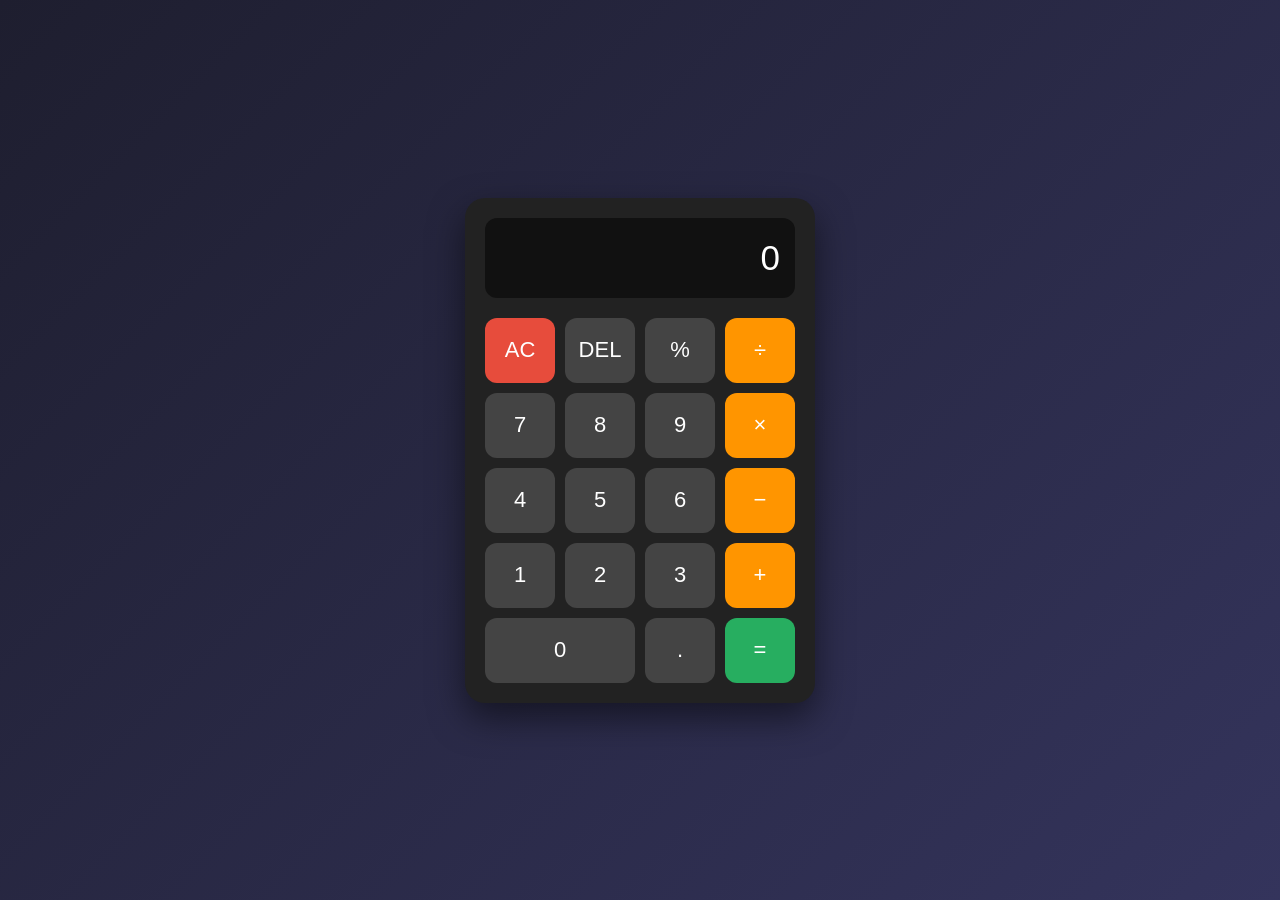
<file: Cal-C/index.html>
<!DOCTYPE html>
<html lang="en">
<head>
    <meta charset="UTF-8">
    <meta name="viewport" content="width=device-width, initial-scale=1.0">

    <title>Calculator</title>

    <link rel="stylesheet" href="style.css">
</head>

<body>

    <div class="calculator">

        <div class="display">
            <input type="text" id="display" value="0" readonly>
        </div>

        <div class="buttons">

            <button class="clear" onclick="clearDisplay()">AC</button>
            <button onclick="deleteNumber()">DEL</button>
            <button onclick="appendOperator('%')">%</button>
            <button class="operator" onclick="appendOperator('/')">÷</button>

            <button onclick="appendNumber('7')">7</button>
            <button onclick="appendNumber('8')">8</button>
            <button onclick="appendNumber('9')">9</button>
            <button class="operator" onclick="appendOperator('*')">×</button>

            <button onclick="appendNumber('4')">4</button>
            <button onclick="appendNumber('5')">5</button>
            <button onclick="appendNumber('6')">6</button>
            <button class="operator" onclick="appendOperator('-')">−</button>

            <button onclick="appendNumber('1')">1</button>
            <button onclick="appendNumber('2')">2</button>
            <button onclick="appendNumber('3')">3</button>
            <button class="operator" onclick="appendOperator('+')">+</button>

            <button onclick="appendNumber('0')" class="zero">0</button>
            <button onclick="appendNumber('.')">.</button>
            <button class="equals" onclick="calculate()">=</button>

        </div>

    </div>

    <script src="script.js"></script>

</body>
</html>
</file>
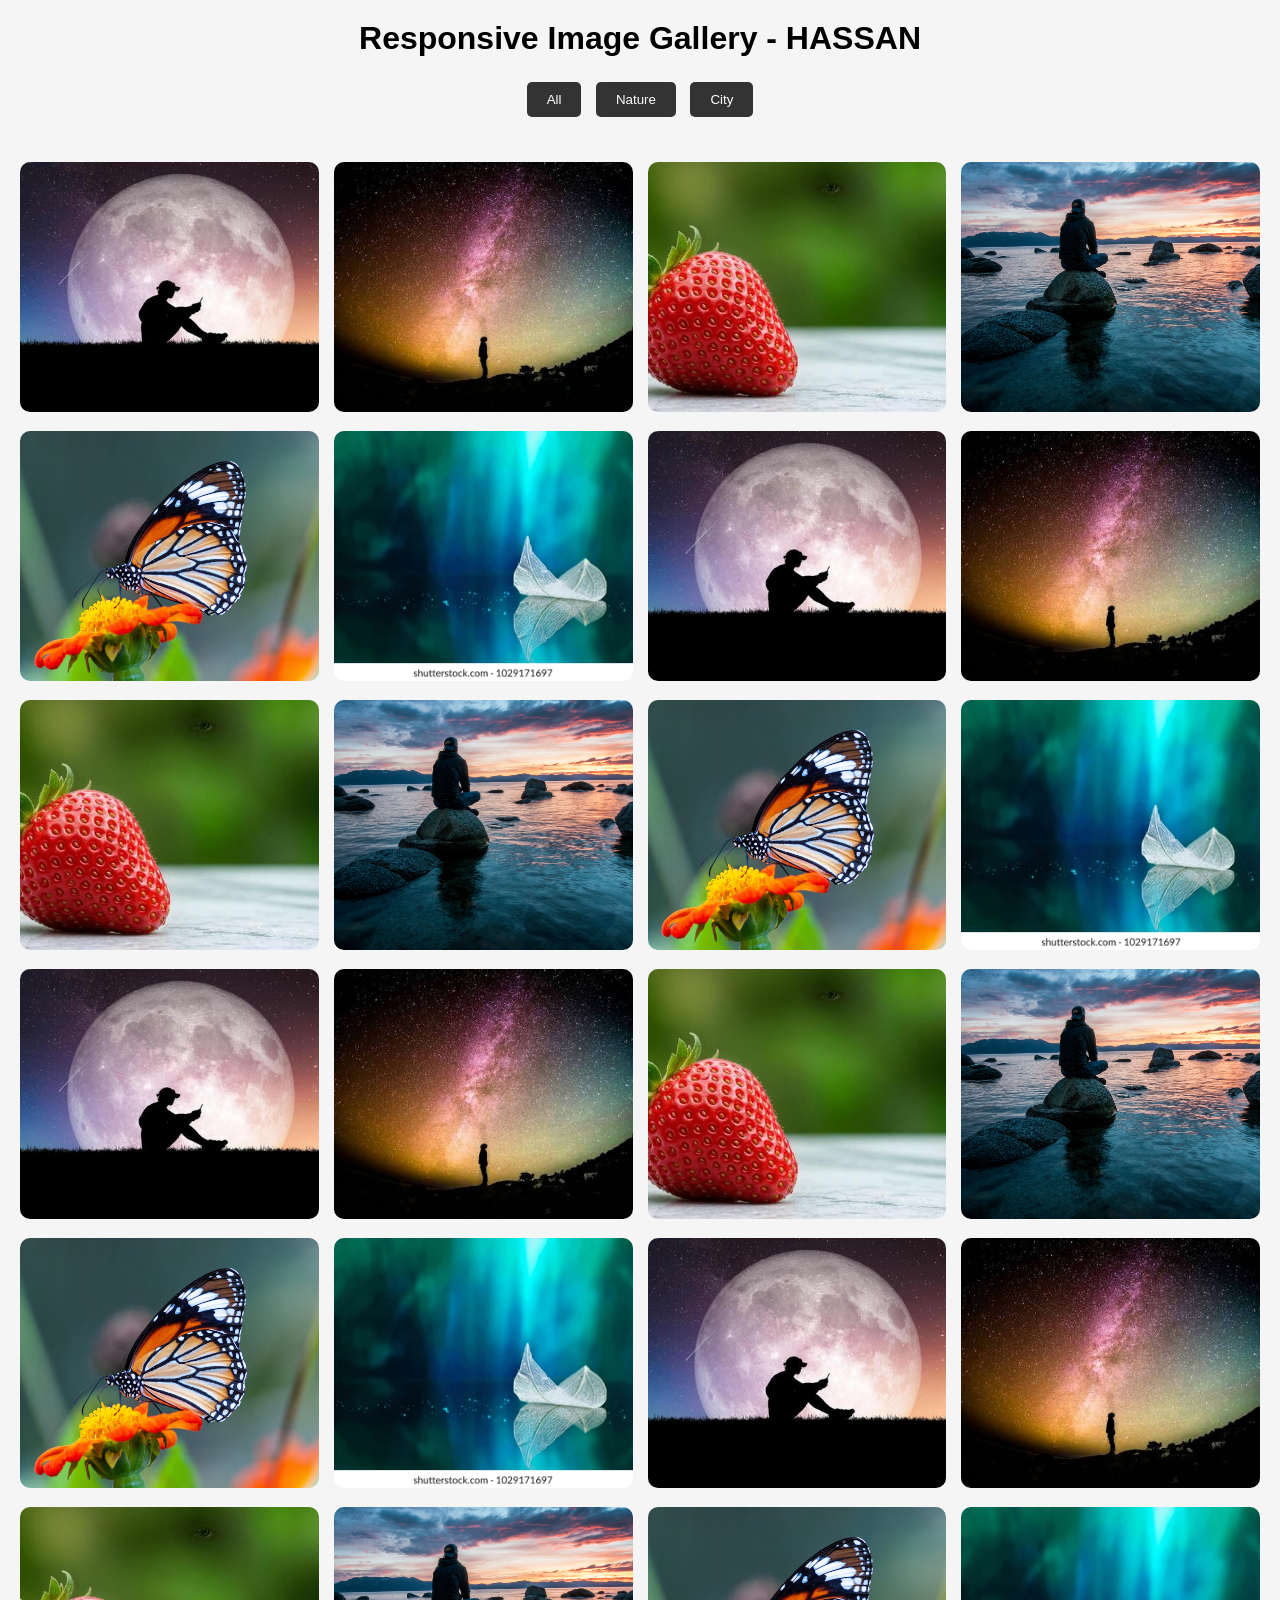
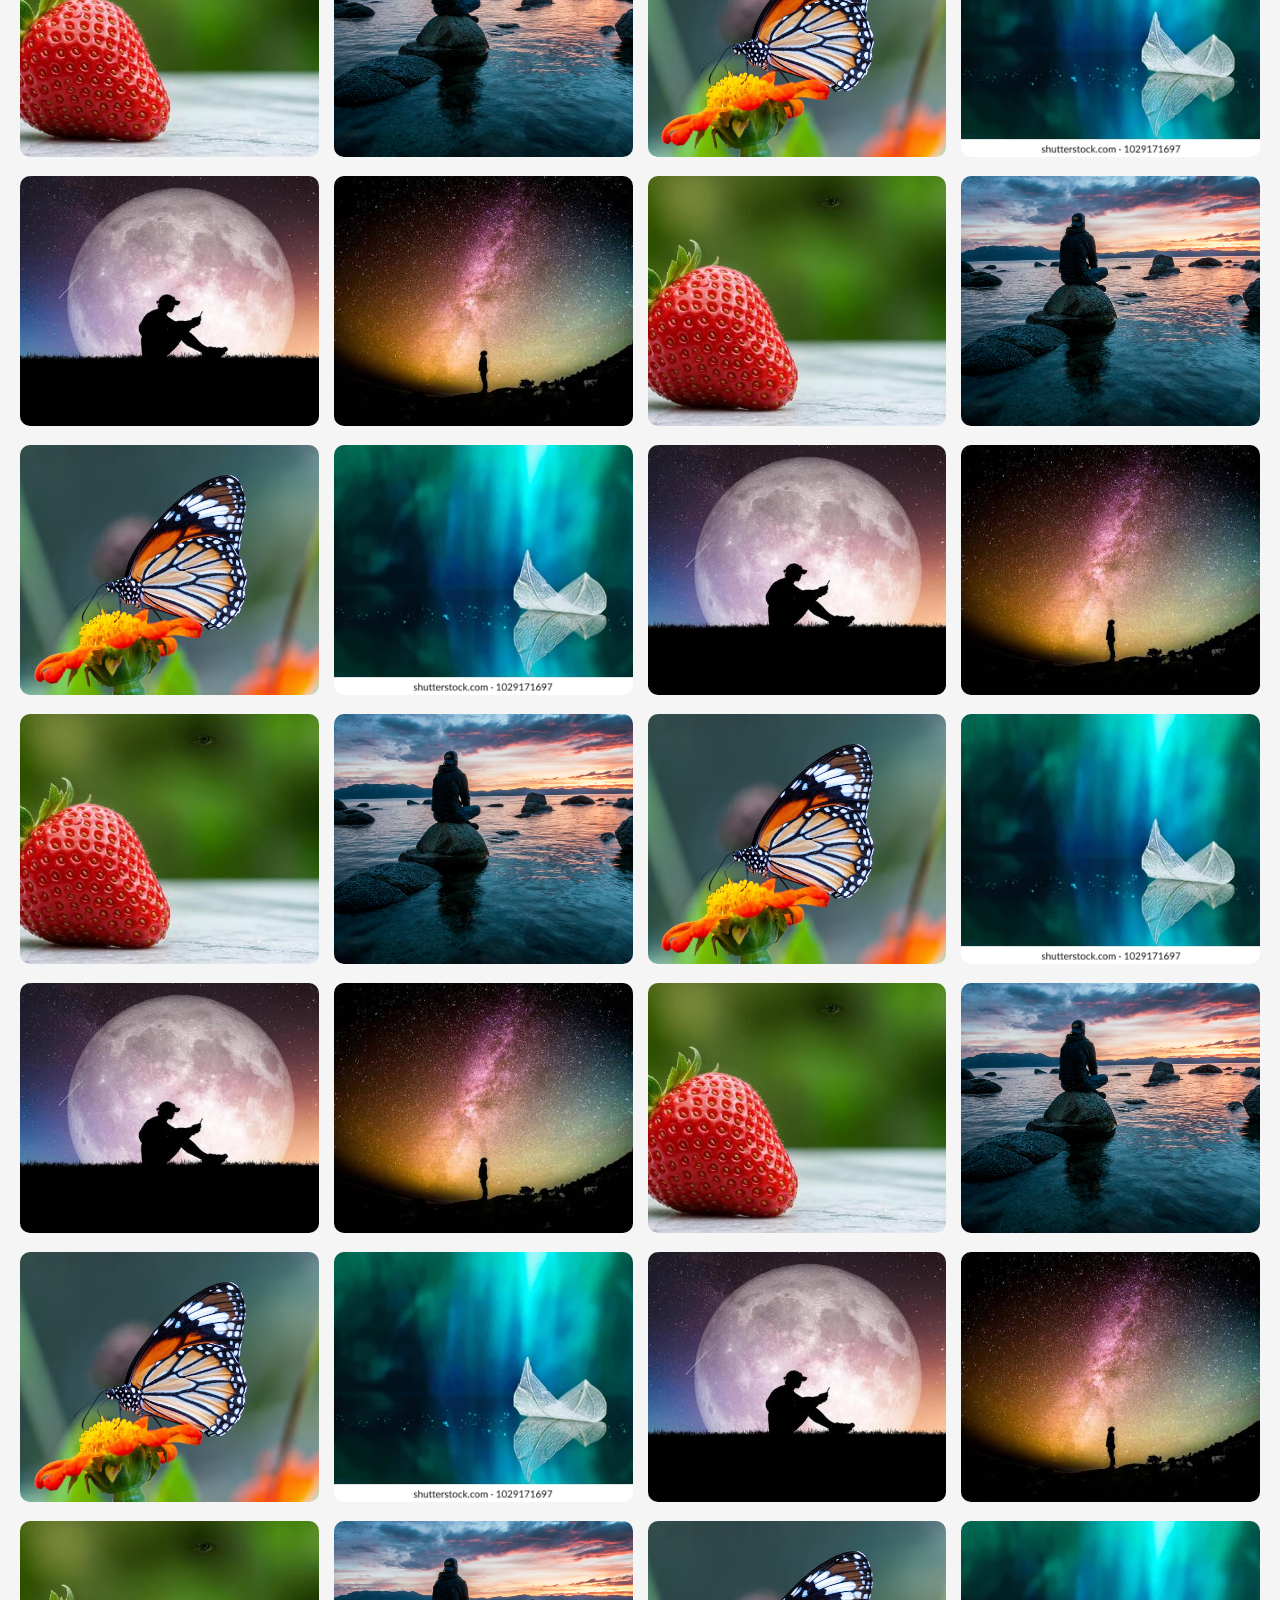
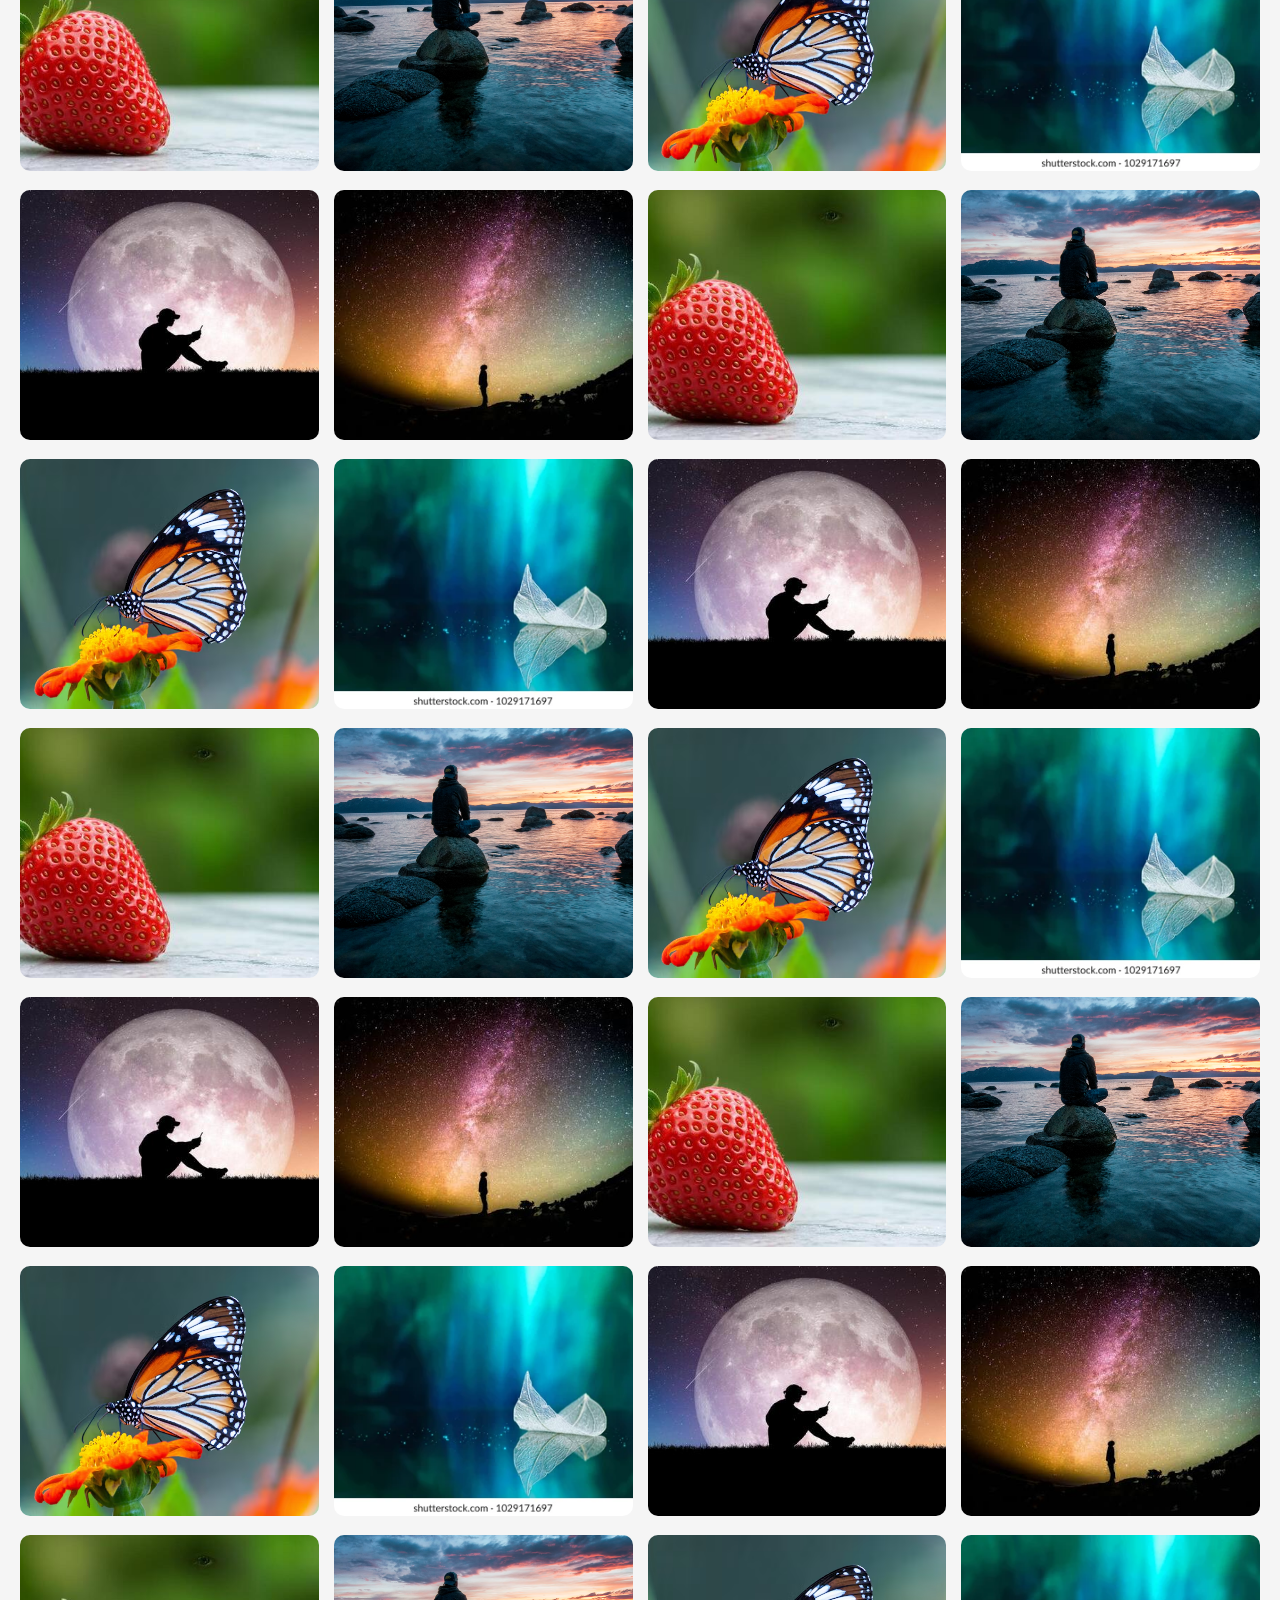
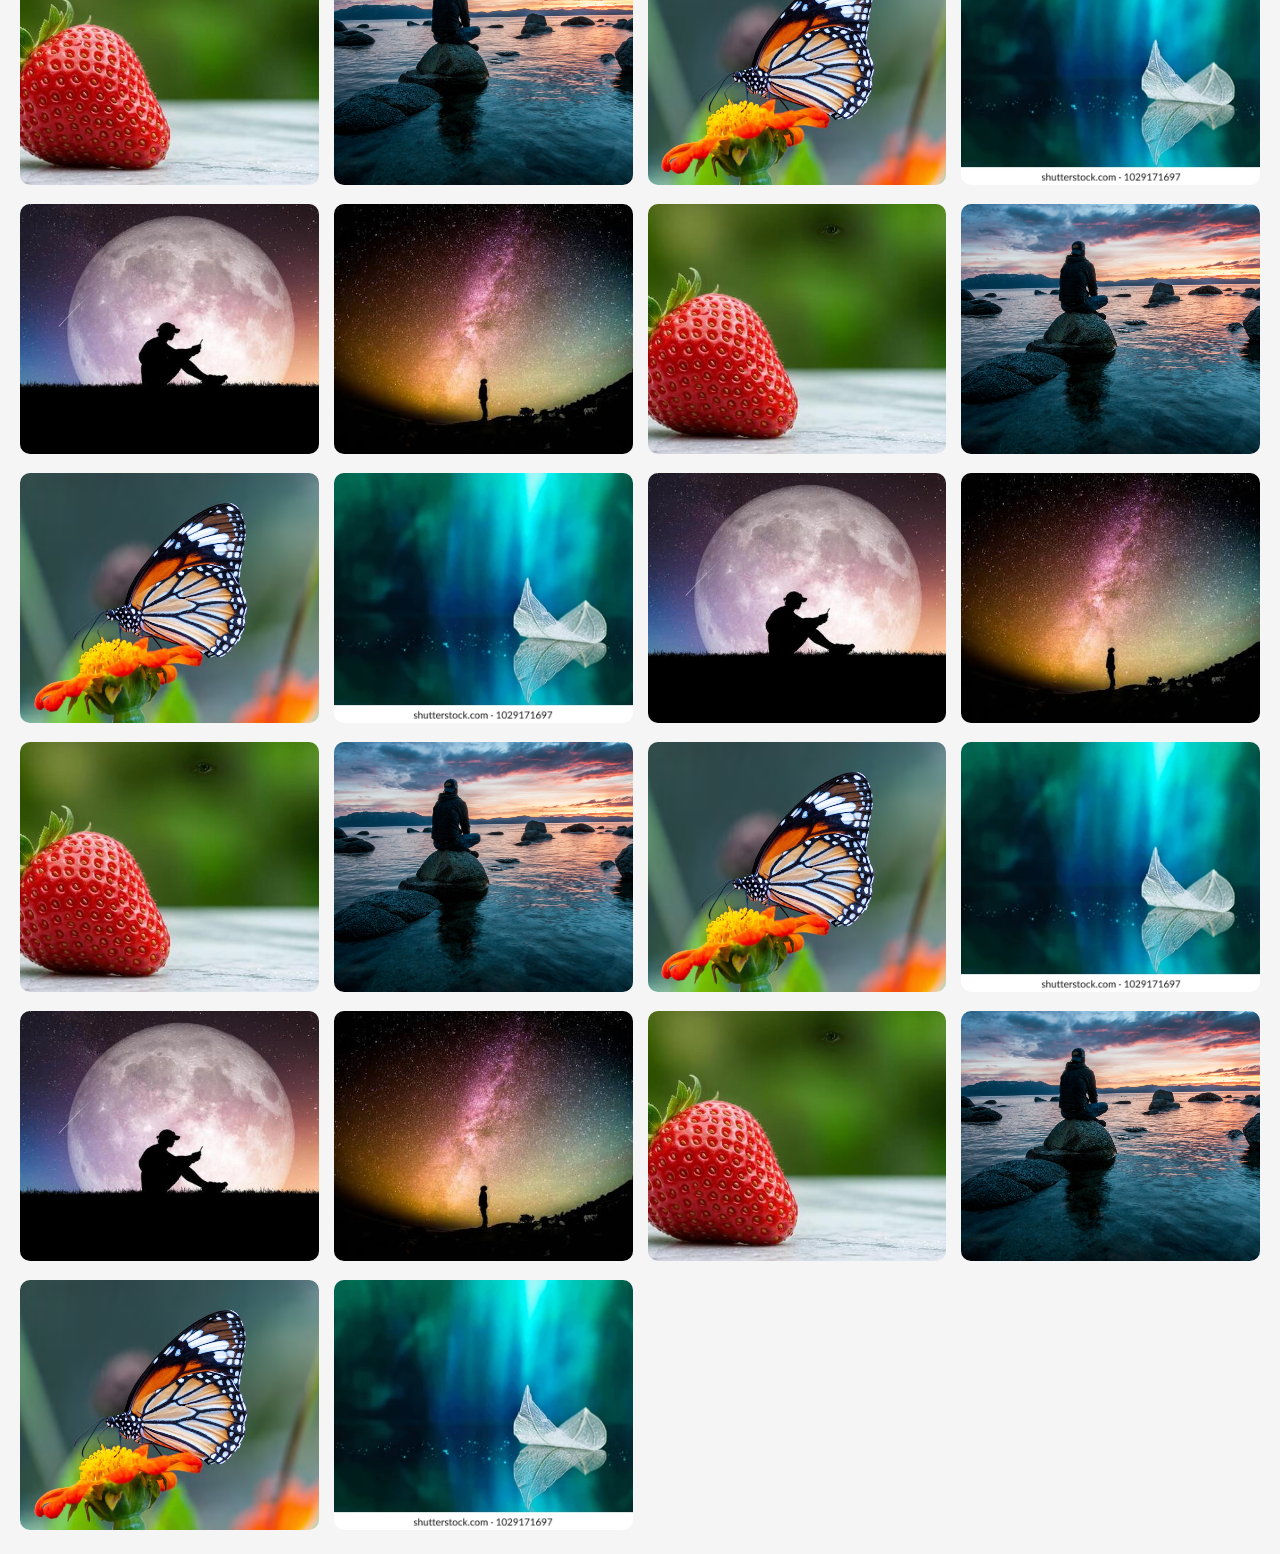
<file: ImageGallery/index.html>
<!DOCTYPE html>
<html lang="en">
<head>
    <meta charset="UTF-8">
    <meta name="viewport" content="width=device-width, initial-scale=1.0">
    <title>Image Gallery</title>
    <link rel="stylesheet" href="style.css">
</head>
<body>

    <h1>Responsive Image Gallery - HASSAN</h1>

    <!-- Filter Buttons -->
    <div class="filters">
        <button onclick="filterImages('all')">All</button>
        <button onclick="filterImages('nature')">Nature</button>
        <button onclick="filterImages('city')">City</button>
    </div>

    <!-- Gallery -->
    <div class="gallery">

        <div class="image nature">
            <img src="images/img1.jpg" onclick="openLightbox(0)">
        </div>

        <div class="image city">
            <img src="images/img2.jpg" onclick="openLightbox(1)">
        </div>

        <div class="image nature">
            <img src="images/img3.jpg" onclick="openLightbox(2)">
        </div>

        <div class="image city">
            <img src="images/img4.avif" onclick="openLightbox(3)">
        </div>

        <div class="image nature">
            <img src="images/img5.avif" onclick="openLightbox(4)">
        </div>

        <div class="image city">
            <img src="images/img6.webp" onclick="openLightbox(5)">
        </div>
        <div class="image nature">
            <img src="images/img1.jpg" onclick="openLightbox(0)">
        </div>

        <div class="image city">
            <img src="images/img2.jpg" onclick="openLightbox(1)">
        </div>

        <div class="image nature">
            <img src="images/img3.jpg" onclick="openLightbox(2)">
        </div>

        <div class="image city">
            <img src="images/img4.avif" onclick="openLightbox(3)">
        </div>

        <div class="image nature">
            <img src="images/img5.avif" onclick="openLightbox(4)">
        </div>

        <div class="image city">
            <img src="images/img6.webp" onclick="openLightbox(5)">
        </div>
        <div class="image nature">
            <img src="images/img1.jpg" onclick="openLightbox(0)">
        </div>

        <div class="image city">
            <img src="images/img2.jpg" onclick="openLightbox(1)">
        </div>

        <div class="image nature">
            <img src="images/img3.jpg" onclick="openLightbox(2)">
        </div>

        <div class="image city">
            <img src="images/img4.avif" onclick="openLightbox(3)">
        </div>

        <div class="image nature">
            <img src="images/img5.avif" onclick="openLightbox(4)">
        </div>

        <div class="image city">
            <img src="images/img6.webp" onclick="openLightbox(5)">
        </div>
        <div class="image nature">
            <img src="images/img1.jpg" onclick="openLightbox(0)">
        </div>

        <div class="image city">
            <img src="images/img2.jpg" onclick="openLightbox(1)">
        </div>

        <div class="image nature">
            <img src="images/img3.jpg" onclick="openLightbox(2)">
        </div>

        <div class="image city">
            <img src="images/img4.avif" onclick="openLightbox(3)">
        </div>

        <div class="image nature">
            <img src="images/img5.avif" onclick="openLightbox(4)">
        </div>

        <div class="image city">
            <img src="images/img6.webp" onclick="openLightbox(5)">
        </div>
        <div class="image nature">
            <img src="images/img1.jpg" onclick="openLightbox(0)">
        </div>

        <div class="image city">
            <img src="images/img2.jpg" onclick="openLightbox(1)">
        </div>

        <div class="image nature">
            <img src="images/img3.jpg" onclick="openLightbox(2)">
        </div>

        <div class="image city">
            <img src="images/img4.avif" onclick="openLightbox(3)">
        </div>

        <div class="image nature">
            <img src="images/img5.avif" onclick="openLightbox(4)">
        </div>

        <div class="image city">
            <img src="images/img6.webp" onclick="openLightbox(5)">
        </div>
        <div class="image nature">
            <img src="images/img1.jpg" onclick="openLightbox(0)">
        </div>

        <div class="image city">
            <img src="images/img2.jpg" onclick="openLightbox(1)">
        </div>

        <div class="image nature">
            <img src="images/img3.jpg" onclick="openLightbox(2)">
        </div>

        <div class="image city">
            <img src="images/img4.avif" onclick="openLightbox(3)">
        </div>

        <div class="image nature">
            <img src="images/img5.avif" onclick="openLightbox(4)">
        </div>

        <div class="image city">
            <img src="images/img6.webp" onclick="openLightbox(5)">
        </div>
        <div class="image nature">
            <img src="images/img1.jpg" onclick="openLightbox(0)">
        </div>

        <div class="image city">
            <img src="images/img2.jpg" onclick="openLightbox(1)">
        </div>

        <div class="image nature">
            <img src="images/img3.jpg" onclick="openLightbox(2)">
        </div>

        <div class="image city">
            <img src="images/img4.avif" onclick="openLightbox(3)">
        </div>

        <div class="image nature">
            <img src="images/img5.avif" onclick="openLightbox(4)">
        </div>

        <div class="image city">
            <img src="images/img6.webp" onclick="openLightbox(5)">
        </div>
        <div class="image nature">
            <img src="images/img1.jpg" onclick="openLightbox(0)">
        </div>

        <div class="image city">
            <img src="images/img2.jpg" onclick="openLightbox(1)">
        </div>

        <div class="image nature">
            <img src="images/img3.jpg" onclick="openLightbox(2)">
        </div>

        <div class="image city">
            <img src="images/img4.avif" onclick="openLightbox(3)">
        </div>

        <div class="image nature">
            <img src="images/img5.avif" onclick="openLightbox(4)">
        </div>

        <div class="image city">
            <img src="images/img6.webp" onclick="openLightbox(5)">
        </div>
        <div class="image nature">
            <img src="images/img1.jpg" onclick="openLightbox(0)">
        </div>

        <div class="image city">
            <img src="images/img2.jpg" onclick="openLightbox(1)">
        </div>

        <div class="image nature">
            <img src="images/img3.jpg" onclick="openLightbox(2)">
        </div>

        <div class="image city">
            <img src="images/img4.avif" onclick="openLightbox(3)">
        </div>

        <div class="image nature">
            <img src="images/img5.avif" onclick="openLightbox(4)">
        </div>

        <div class="image city">
            <img src="images/img6.webp" onclick="openLightbox(5)">
        </div>
        <div class="image nature">
            <img src="images/img1.jpg" onclick="openLightbox(0)">
        </div>

        <div class="image city">
            <img src="images/img2.jpg" onclick="openLightbox(1)">
        </div>

        <div class="image nature">
            <img src="images/img3.jpg" onclick="openLightbox(2)">
        </div>

        <div class="image city">
            <img src="images/img4.avif" onclick="openLightbox(3)">
        </div>

        <div class="image nature">
            <img src="images/img5.avif" onclick="openLightbox(4)">
        </div>

        <div class="image city">
            <img src="images/img6.webp" onclick="openLightbox(5)">
        </div>
        <div class="image nature">
            <img src="images/img1.jpg" onclick="openLightbox(0)">
        </div>

        <div class="image city">
            <img src="images/img2.jpg" onclick="openLightbox(1)">
        </div>

        <div class="image nature">
            <img src="images/img3.jpg" onclick="openLightbox(2)">
        </div>

        <div class="image city">
            <img src="images/img4.avif" onclick="openLightbox(3)">
        </div>

        <div class="image nature">
            <img src="images/img5.avif" onclick="openLightbox(4)">
        </div>

        <div class="image city">
            <img src="images/img6.webp" onclick="openLightbox(5)">
        </div>
        <div class="image nature">
            <img src="images/img1.jpg" onclick="openLightbox(0)">
        </div>

        <div class="image city">
            <img src="images/img2.jpg" onclick="openLightbox(1)">
        </div>

        <div class="image nature">
            <img src="images/img3.jpg" onclick="openLightbox(2)">
        </div>

        <div class="image city">
            <img src="images/img4.avif" onclick="openLightbox(3)">
        </div>

        <div class="image nature">
            <img src="images/img5.avif" onclick="openLightbox(4)">
        </div>

        <div class="image city">
            <img src="images/img6.webp" onclick="openLightbox(5)">
        </div>
        <div class="image nature">
            <img src="images/img1.jpg" onclick="openLightbox(0)">
        </div>

        <div class="image city">
            <img src="images/img2.jpg" onclick="openLightbox(1)">
        </div>

        <div class="image nature">
            <img src="images/img3.jpg" onclick="openLightbox(2)">
        </div>

        <div class="image city">
            <img src="images/img4.avif" onclick="openLightbox(3)">
        </div>

        <div class="image nature">
            <img src="images/img5.avif" onclick="openLightbox(4)">
        </div>

        <div class="image city">
            <img src="images/img6.webp" onclick="openLightbox(5)">
        </div>
        <div class="image nature">
            <img src="images/img1.jpg" onclick="openLightbox(0)">
        </div>

        <div class="image city">
            <img src="images/img2.jpg" onclick="openLightbox(1)">
        </div>

        <div class="image nature">
            <img src="images/img3.jpg" onclick="openLightbox(2)">
        </div>

        <div class="image city">
            <img src="images/img4.avif" onclick="openLightbox(3)">
        </div>

        <div class="image nature">
            <img src="images/img5.avif" onclick="openLightbox(4)">
        </div>

        <div class="image city">
            <img src="images/img6.webp" onclick="openLightbox(5)">
        </div>
        <div class="image nature">
            <img src="images/img1.jpg" onclick="openLightbox(0)">
        </div>

        <div class="image city">
            <img src="images/img2.jpg" onclick="openLightbox(1)">
        </div>

        <div class="image nature">
            <img src="images/img3.jpg" onclick="openLightbox(2)">
        </div>

        <div class="image city">
            <img src="images/img4.avif" onclick="openLightbox(3)">
        </div>

        <div class="image nature">
            <img src="images/img5.avif" onclick="openLightbox(4)">
        </div>

        <div class="image city">
            <img src="images/img6.webp" onclick="openLightbox(5)">
        </div>

    </div>

    <!-- Lightbox -->
    <div id="lightbox">

        <span class="close" onclick="closeLightbox()">&times;</span>

        <button class="prev" onclick="changeImage(-1)">&#10094;</button>

        <img id="lightbox-img">

        <button class="next" onclick="changeImage(1)">&#10095;</button>

    </div>

    <script src="script.js"></script>

</body>
</html>
</file>
<file: Cal-C/style.css>
* {
    margin: 0;
    padding: 0;
    box-sizing: border-box;
    font-family: Arial, sans-serif;
}

body {
    min-height: 100vh;
    display: flex;
    justify-content: center;
    align-items: center;
    background: linear-gradient(135deg, #1e1e2f, #34345c);
}

.calculator {
    width: 350px;
    padding: 20px;
    background: #222;
    border-radius: 20px;
    box-shadow: 0 15px 35px rgba(0, 0, 0, 0.5);
}

.display {
    margin-bottom: 20px;
}

.display input {
    width: 100%;
    height: 80px;
    border: none;
    outline: none;
    border-radius: 12px;
    padding: 15px;
    font-size: 35px;
    text-align: right;
    background: #111;
    color: white;
}

.buttons {
    display: grid;
    grid-template-columns: repeat(4, 1fr);
    gap: 10px;
}

button {
    height: 65px;
    border: none;
    border-radius: 12px;
    font-size: 22px;
    cursor: pointer;
    background: #444;
    color: white;
    transition: 0.2s;
}

button:hover {
    transform: scale(1.05);
    background: #555;
}

button:active {
    transform: scale(0.95);
}

.operator {
    background: #ff9500;
}

.operator:hover {
    background: #ffb340;
}

.clear {
    background: #e74c3c;
}

.clear:hover {
    background: #ff6655;
}

.equals {
    background: #27ae60;
}

.equals:hover {
    background: #35c873;
}

.zero {
    grid-column: span 2;
}

/* Responsive Design */

@media (max-width: 400px) {

    .calculator {
        width: 90%;
        padding: 15px;
    }

    .display input {
        height: 70px;
        font-size: 28px;
    }

    button {
        height: 60px;
        font-size: 20px;
    }
}
</file>
<file: ImageGallery/style.css>
*{
    margin:0;
    padding:0;
    box-sizing:border-box;
    font-family:Arial, sans-serif;
}

body{
    background:#f5f5f5;
    text-align:center;
}

h1{
    margin:20px;
}

.filters{
    margin-bottom:20px;
}

.filters button{
    padding:10px 20px;
    margin:5px;
    border:none;
    background:#333;
    color:white;
    cursor:pointer;
    border-radius:5px;
    transition:.3s;
}

.filters button:hover{
    background:#ff5722;
}

.gallery{
    display:grid;
    grid-template-columns:repeat(auto-fit,minmax(250px,1fr));
    gap:15px;
    padding:20px;
}

.image{
    overflow:hidden;
}

.image img{
    width:100%;
    height:250px;
    object-fit:cover;
    cursor:pointer;
    transition:0.4s;
    border-radius:10px;
}

.image img:hover{
    transform:scale(1.08);
    filter:brightness(80%);
}

/* Lightbox */

#lightbox{
    display:none;
    position:fixed;
    top:0;
    left:0;
    width:100%;
    height:100%;
    background:rgba(0,0,0,.9);
    justify-content:center;
    align-items:center;
    z-index:999;
}

#lightbox img{
    width:70%;
    max-width:800px;
    border-radius:10px;
}

.close{
    position:absolute;
    top:20px;
    right:40px;
    color:white;
    font-size:40px;
    cursor:pointer;
}

.prev,.next{
    position:absolute;
    top:50%;
    transform:translateY(-50%);
    background:none;
    border:none;
    color:white;
    font-size:40px;
    cursor:pointer;
    padding:20px;
}

.prev{
    left:30px;
}

.next{
    right:30px;
}

/* Responsive */

@media(max-width:768px){

    #lightbox img{
        width:90%;
    }

    .prev,.next{
        font-size:30px;
    }

}
</file>
